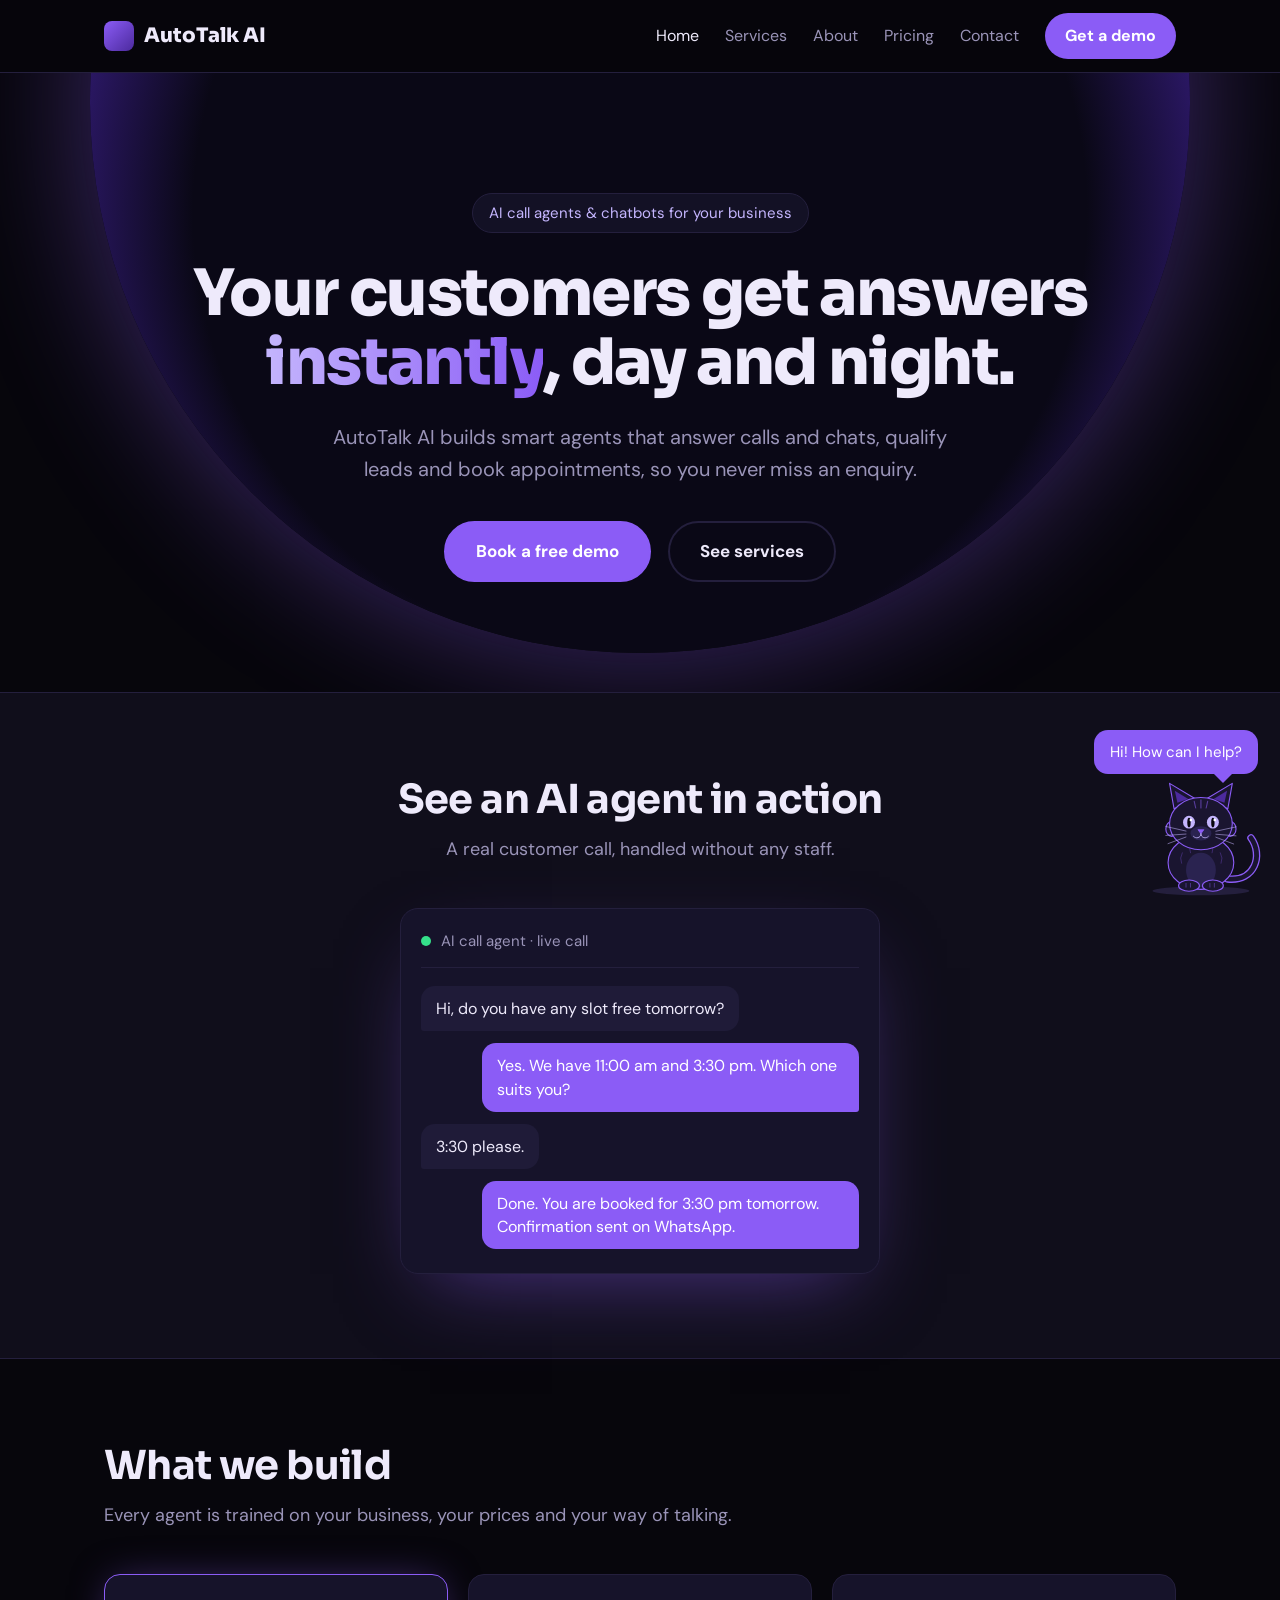
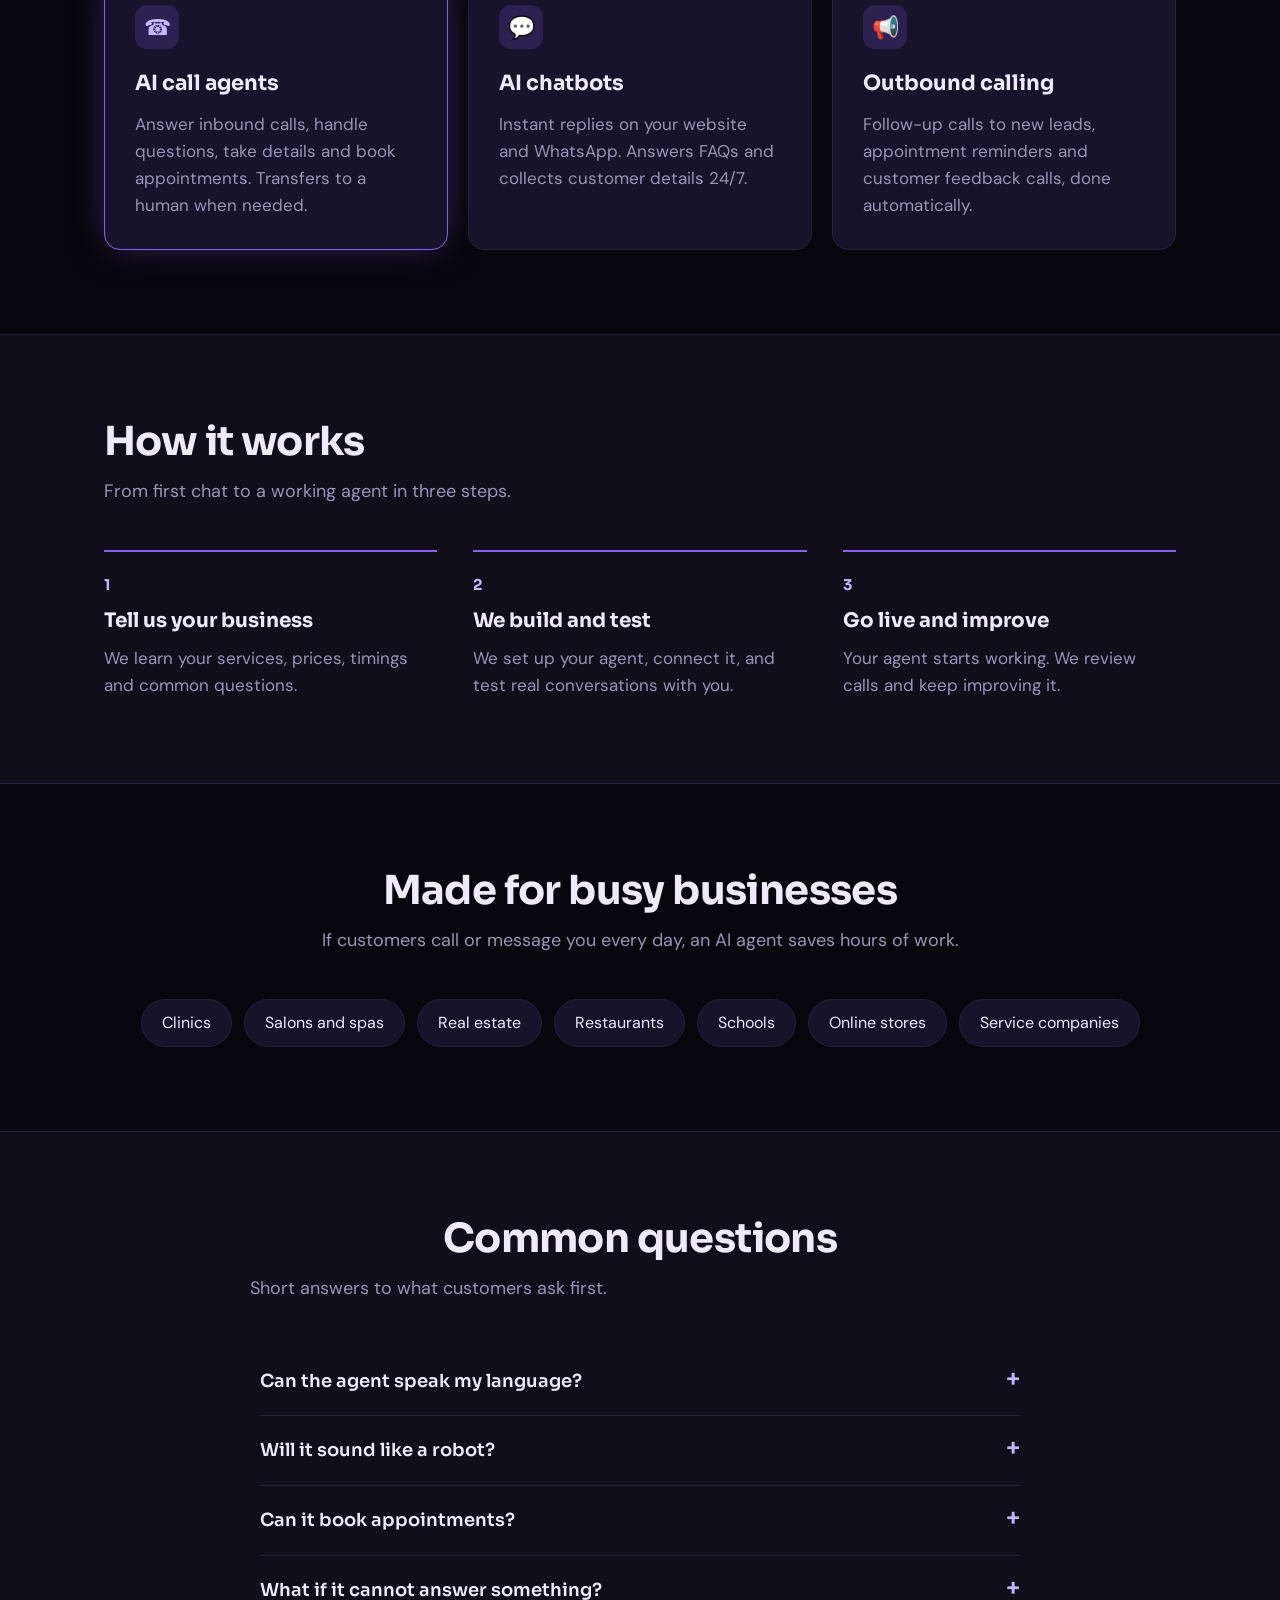
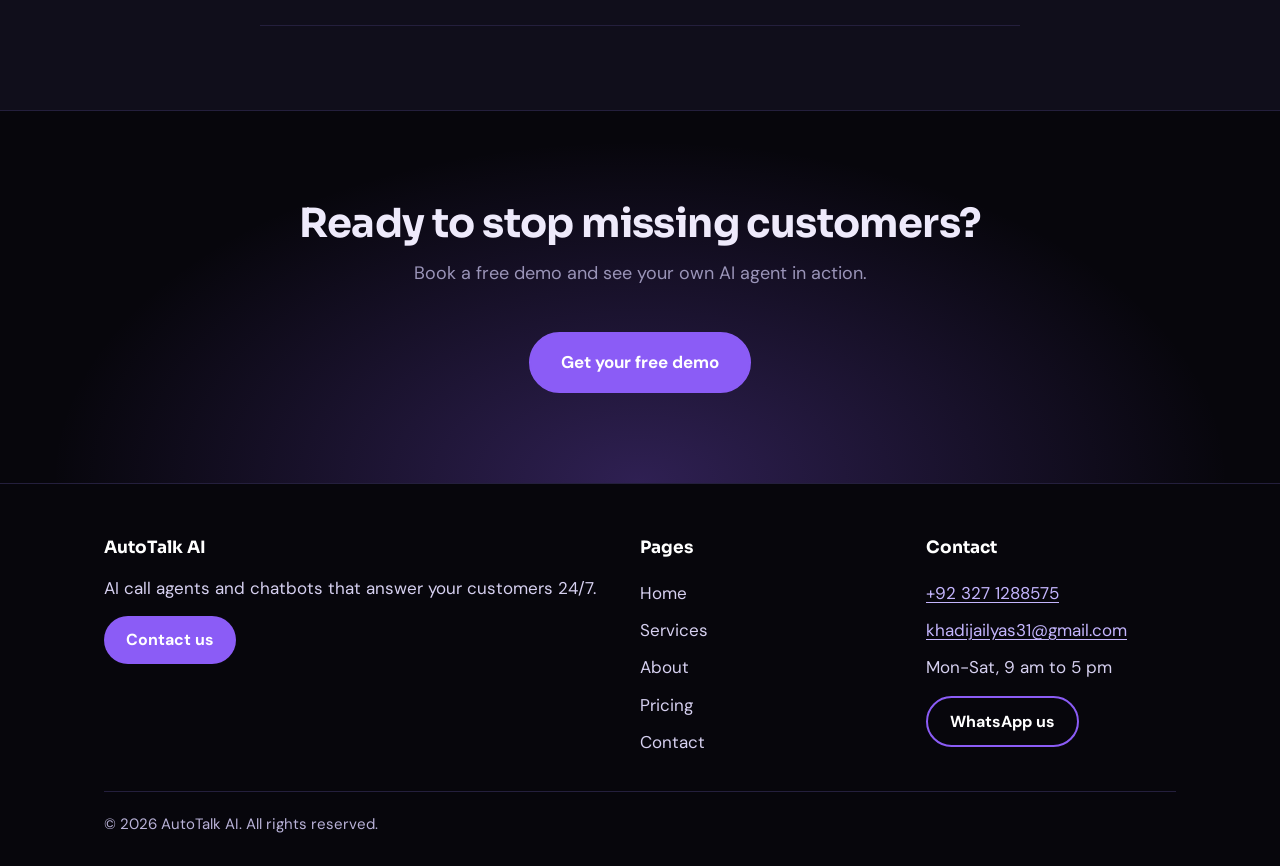
<file: index.html>
<!DOCTYPE html>
<html lang="en">
<head>
<meta charset="UTF-8">
<meta name="viewport" content="width=device-width, initial-scale=1">
<title>AI Chatbots and Call Agents | AutoTalk AI</title>
<meta name="description" content="AutoTalk AI builds AI call agents and chatbots that answer customers, qualify leads and book appointments 24/7.">
<link rel="preconnect" href="https://fonts.googleapis.com">
<link rel="preconnect" href="https://fonts.gstatic.com" crossorigin>
<link href="https://fonts.googleapis.com/css2?family=DM+Sans:wght@400;500;700&family=Sora:wght@600;700;800&display=swap" rel="stylesheet">
<link rel="stylesheet" href="style.css">
</head>
<body>
<div id="site-header"></div>
<main>
<div class="hero">
  <div class="wrap">
    <span class="badge">AI call agents &amp; chatbots for your business</span>
    <h1>Your customers get answers <em>instantly</em>, day and night.</h1>
    <p class="sub">AutoTalk AI builds smart agents that answer calls and chats, qualify leads and book appointments, so you never miss an enquiry.</p>
    <a class="btn" href="contact.html">Book a free demo</a>
    <a class="btn ghost" href="services.html">See services</a>
  </div>
</div>

<section class="alt">
  <div class="wrap center">
    <h2>See an AI agent in action</h2>
    <p class="lead">A real customer call, handled without any staff.</p>
    <div class="callbox">
      <div class="top"><span class="dot"></span> AI call agent &middot; live call</div>
      <div class="msgs">
        <div class="m c">Hi, do you have any slot free tomorrow?</div>
        <div class="m a">Yes. We have 11:00 am and 3:30 pm. Which one suits you?</div>
        <div class="m c">3:30 please.</div>
        <div class="m a">Done. You are booked for 3:30 pm tomorrow. Confirmation sent on WhatsApp.</div>
      </div>
    </div>
  </div>
</section>

<section>
  <div class="wrap">
    <h2>What we build</h2>
    <p class="lead">Every agent is trained on your business, your prices and your way of talking.</p>
    <div class="grid3">
      <div class="card hl"><div class="ico">&#9742;</div><h3>AI call agents</h3><p>Answer inbound calls, handle questions, take details and book appointments. Transfers to a human when needed.</p></div>
      <div class="card"><div class="ico">&#128172;</div><h3>AI chatbots</h3><p>Instant replies on your website and WhatsApp. Answers FAQs and collects customer details 24/7.</p></div>
      <div class="card"><div class="ico">&#128226;</div><h3>Outbound calling</h3><p>Follow-up calls to new leads, appointment reminders and customer feedback calls, done automatically.</p></div>
    </div>
  </div>
</section>

<section class="alt">
  <div class="wrap">
    <h2>How it works</h2>
    <p class="lead">From first chat to a working agent in three steps.</p>
    <div class="steps">
      <div class="step"><h3>Tell us your business</h3><p>We learn your services, prices, timings and common questions.</p></div>
      <div class="step"><h3>We build and test</h3><p>We set up your agent, connect it, and test real conversations with you.</p></div>
      <div class="step"><h3>Go live and improve</h3><p>Your agent starts working. We review calls and keep improving it.</p></div>
    </div>
  </div>
</section>

<section>
  <div class="wrap center">
    <h2>Made for busy businesses</h2>
    <p class="lead">If customers call or message you every day, an AI agent saves hours of work.</p>
    <div class="use"><span>Clinics</span><span>Salons and spas</span><span>Real estate</span><span>Restaurants</span><span>Schools</span><span>Online stores</span><span>Service companies</span></div>
  </div>
</section>

<section class="alt" id="faq">
  <div class="wrap">
    <h2 class="center">Common questions</h2>
    <p class="lead center">Short answers to what customers ask first.</p>
    <div class="faq">
      <details><summary>Can the agent speak my language?</summary><p>Yes. We can set it up in English or in other languages you need.</p></details>
      <details><summary>Will it sound like a robot?</summary><p>No. We use natural voices and train the agent on your business so conversations feel smooth.</p></details>
      <details><summary>Can it book appointments?</summary><p>Yes. It checks your available times, books the slot and sends a confirmation.</p></details>
      <details><summary>What if it cannot answer something?</summary><p>It passes the call or chat to you or your team and saves the customer's details.</p></details>
    </div>
  </div>
</section>

<div class="cta-band">
  <div class="wrap">
    <h2>Ready to stop missing customers?</h2>
    <p class="lead" style="margin-left:auto;margin-right:auto">Book a free demo and see your own AI agent in action.</p>
    <a class="btn" href="contact.html">Get your free demo</a>
  </div>
</div>
</main>
<div id="site-footer"></div>
<script src="script.js"></script>
</body>
</html>
</file>
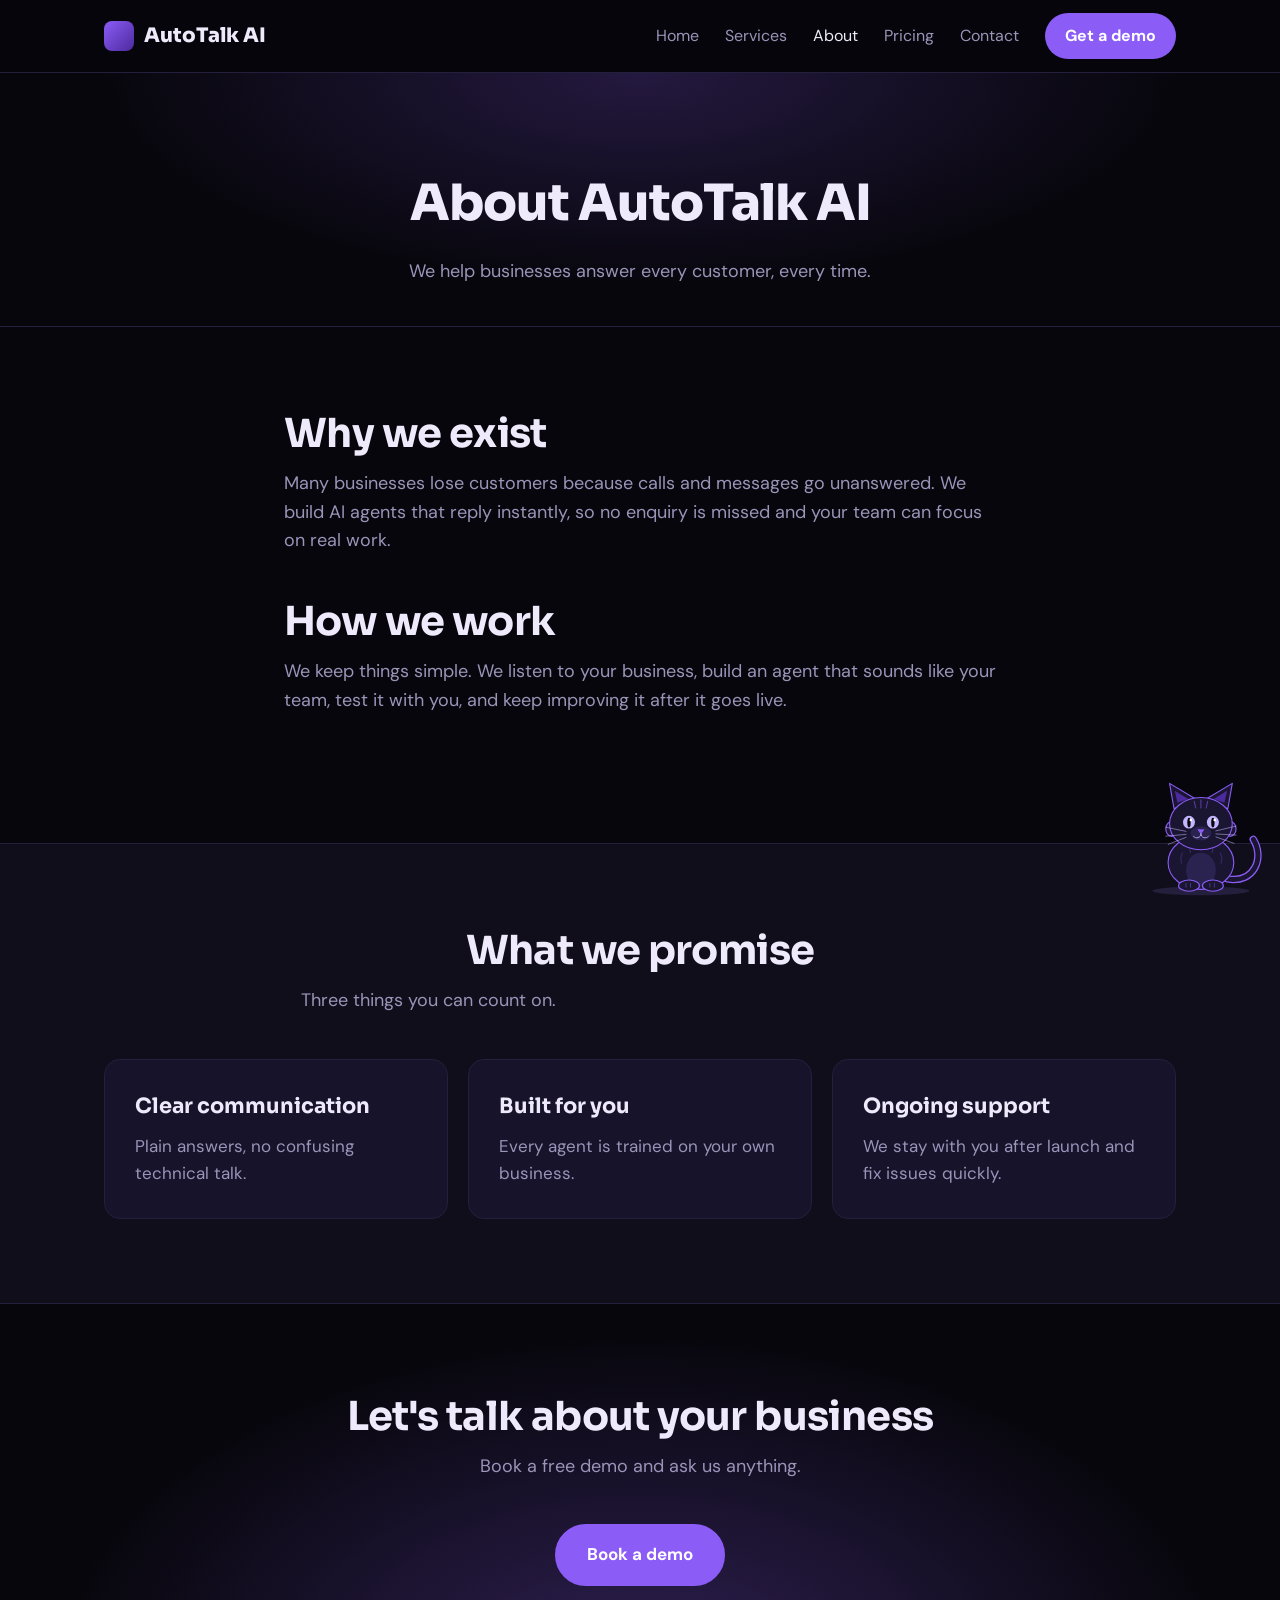
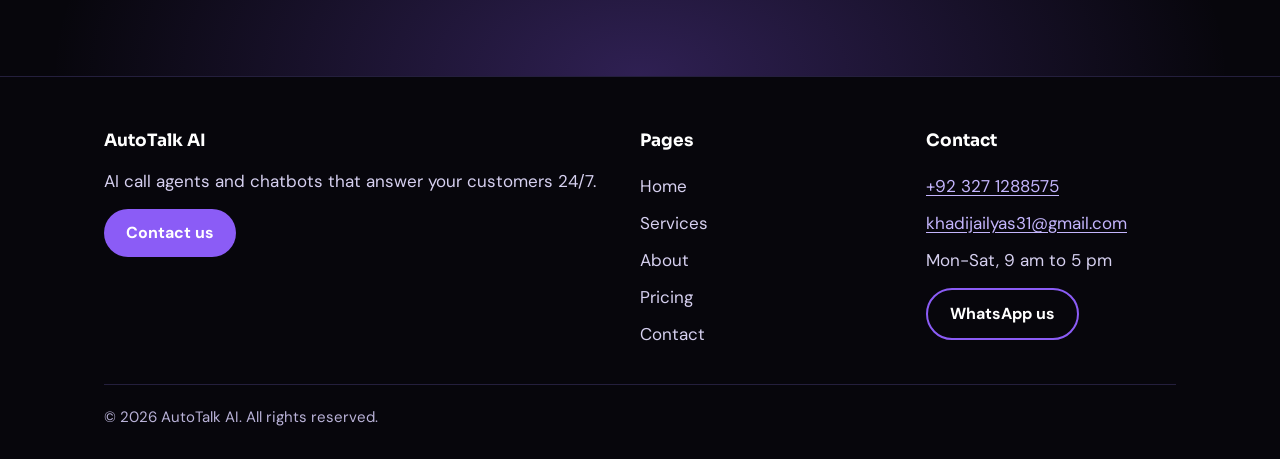
<file: about.html>
<!DOCTYPE html>
<html lang="en">
<head>
<meta charset="UTF-8">
<meta name="viewport" content="width=device-width, initial-scale=1">
<title>About | AutoTalk AI</title>
<meta name="description" content="AutoTalk AI builds AI call agents and chatbots that answer customers, qualify leads and book appointments 24/7.">
<link rel="preconnect" href="https://fonts.googleapis.com">
<link rel="preconnect" href="https://fonts.gstatic.com" crossorigin>
<link href="https://fonts.googleapis.com/css2?family=DM+Sans:wght@400;500;700&family=Sora:wght@600;700;800&display=swap" rel="stylesheet">
<link rel="stylesheet" href="style.css">
</head>
<body>
<div id="site-header"></div>
<main>
<div class="page-head"><div class="wrap"><h1>About AutoTalk AI</h1><p>We help businesses answer every customer, every time.</p></div></div>

<section>
  <div class="wrap" style="max-width:760px">
    <h2>Why we exist</h2>
    <p class="lead" style="max-width:none">Many businesses lose customers because calls and messages go unanswered. We build AI agents that reply instantly, so no enquiry is missed and your team can focus on real work.</p>
    <h2>How we work</h2>
    <p class="lead" style="max-width:none">We keep things simple. We listen to your business, build an agent that sounds like your team, test it with you, and keep improving it after it goes live.</p>
  </div>
</section>

<section class="alt">
  <div class="wrap">
    <h2 class="center">What we promise</h2>
    <p class="lead center">Three things you can count on.</p>
    <div class="grid3">
      <div class="card"><h3>Clear communication</h3><p>Plain answers, no confusing technical talk.</p></div>
      <div class="card"><h3>Built for you</h3><p>Every agent is trained on your own business.</p></div>
      <div class="card"><h3>Ongoing support</h3><p>We stay with you after launch and fix issues quickly.</p></div>
    </div>
  </div>
</section>

<div class="cta-band"><div class="wrap"><h2>Let's talk about your business</h2><p class="lead" style="margin-left:auto;margin-right:auto">Book a free demo and ask us anything.</p><a class="btn" href="contact.html">Book a demo</a></div></div>
</main>
<div id="site-footer"></div>
<script src="script.js"></script>
</body>
</html>
</file>
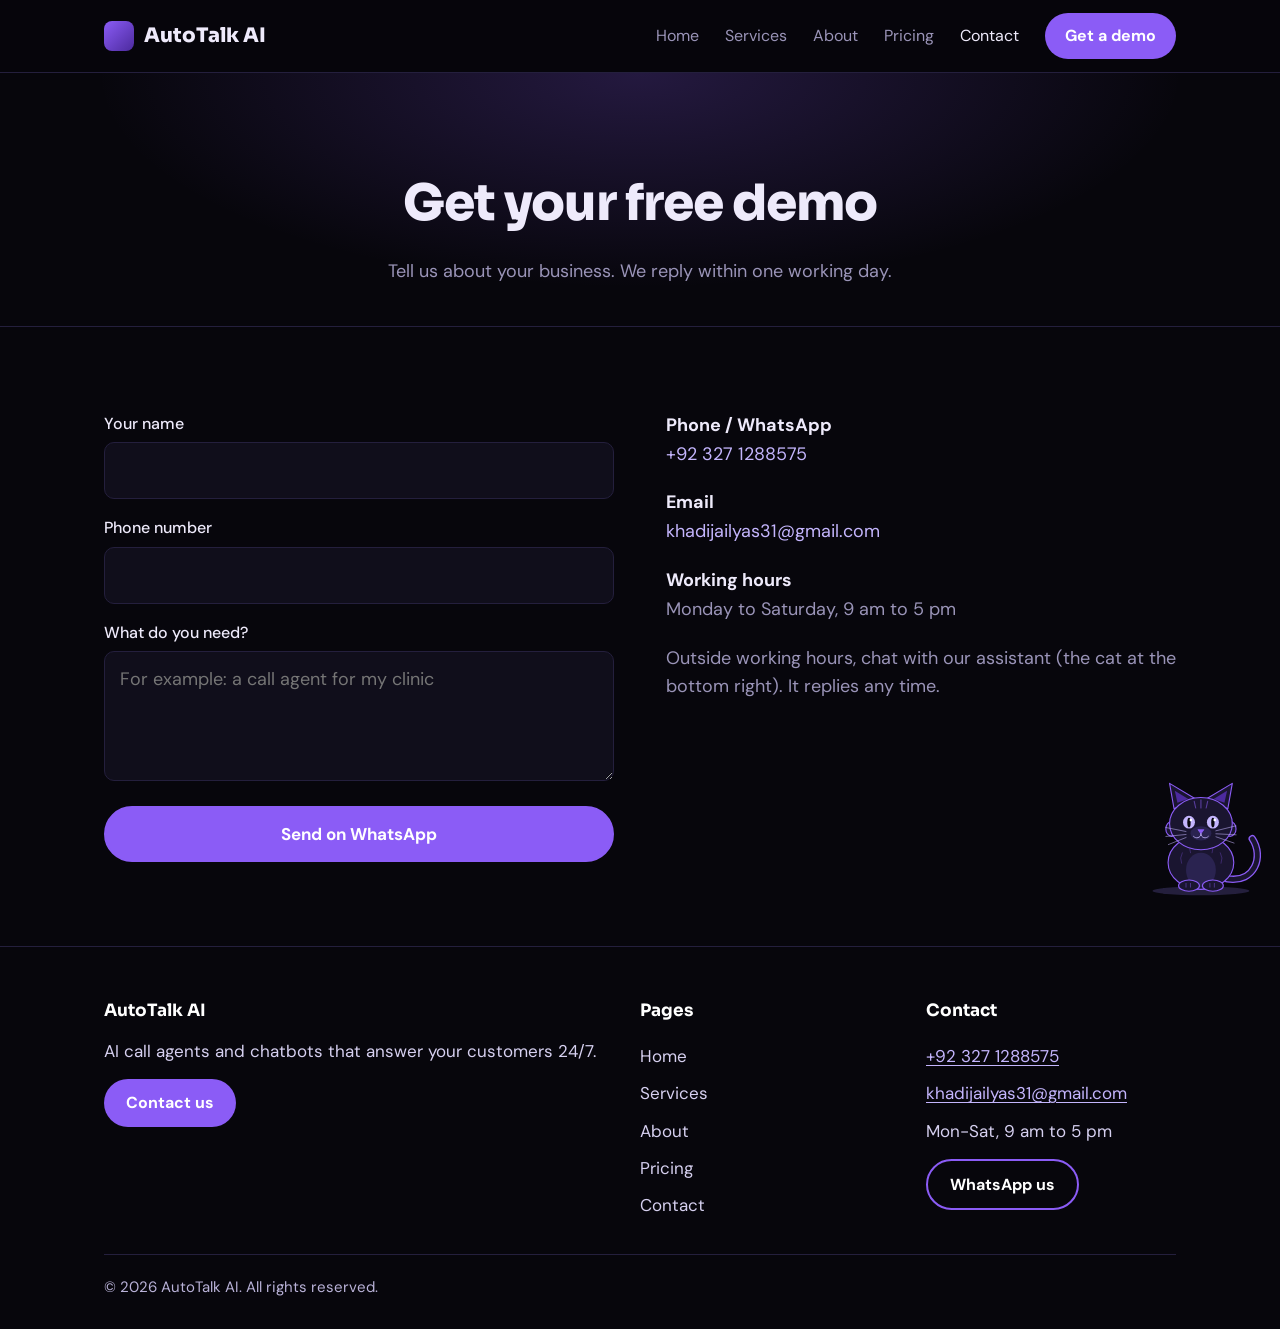
<file: contact.html>
<!DOCTYPE html>
<html lang="en">
<head>
<meta charset="UTF-8">
<meta name="viewport" content="width=device-width, initial-scale=1">
<title>Contact | AutoTalk AI</title>
<meta name="description" content="AutoTalk AI builds AI call agents and chatbots that answer customers, qualify leads and book appointments 24/7.">
<link rel="preconnect" href="https://fonts.googleapis.com">
<link rel="preconnect" href="https://fonts.gstatic.com" crossorigin>
<link href="https://fonts.googleapis.com/css2?family=DM+Sans:wght@400;500;700&family=Sora:wght@600;700;800&display=swap" rel="stylesheet">
<link rel="stylesheet" href="style.css">
</head>
<body>
<div id="site-header"></div>
<main>
<div class="page-head"><div class="wrap"><h1>Get your free demo</h1><p>Tell us about your business. We reply within one working day.</p></div></div>

<section>
  <div class="wrap">
    <div class="contact-grid">
      <form id="quote-form">
        <div><label for="name">Your name</label><input id="name" required></div>
        <div><label for="phone">Phone number</label><input id="phone" type="tel" required></div>
        <div><label for="msg">What do you need?</label><textarea id="msg" placeholder="For example: a call agent for my clinic" required></textarea></div>
        <button class="btn" type="submit">Send on WhatsApp</button>
      </form>
      <div class="details">
        <p><strong>Phone / WhatsApp</strong><a href="tel:+923271288575">+92 327 1288575</a></p>
        <p><strong>Email</strong><a href="mailto:khadijailyas31@gmail.com">khadijailyas31@gmail.com</a></p>
        <p><strong>Working hours</strong>Monday to Saturday, 9 am to 5 pm</p>
        <p>Outside working hours, chat with our assistant (the cat at the bottom right). It replies any time.</p>
      </div>
    </div>
  </div>
</section>
</main>
<div id="site-footer"></div>
<script src="script.js"></script>
</body>
</html>
</file>
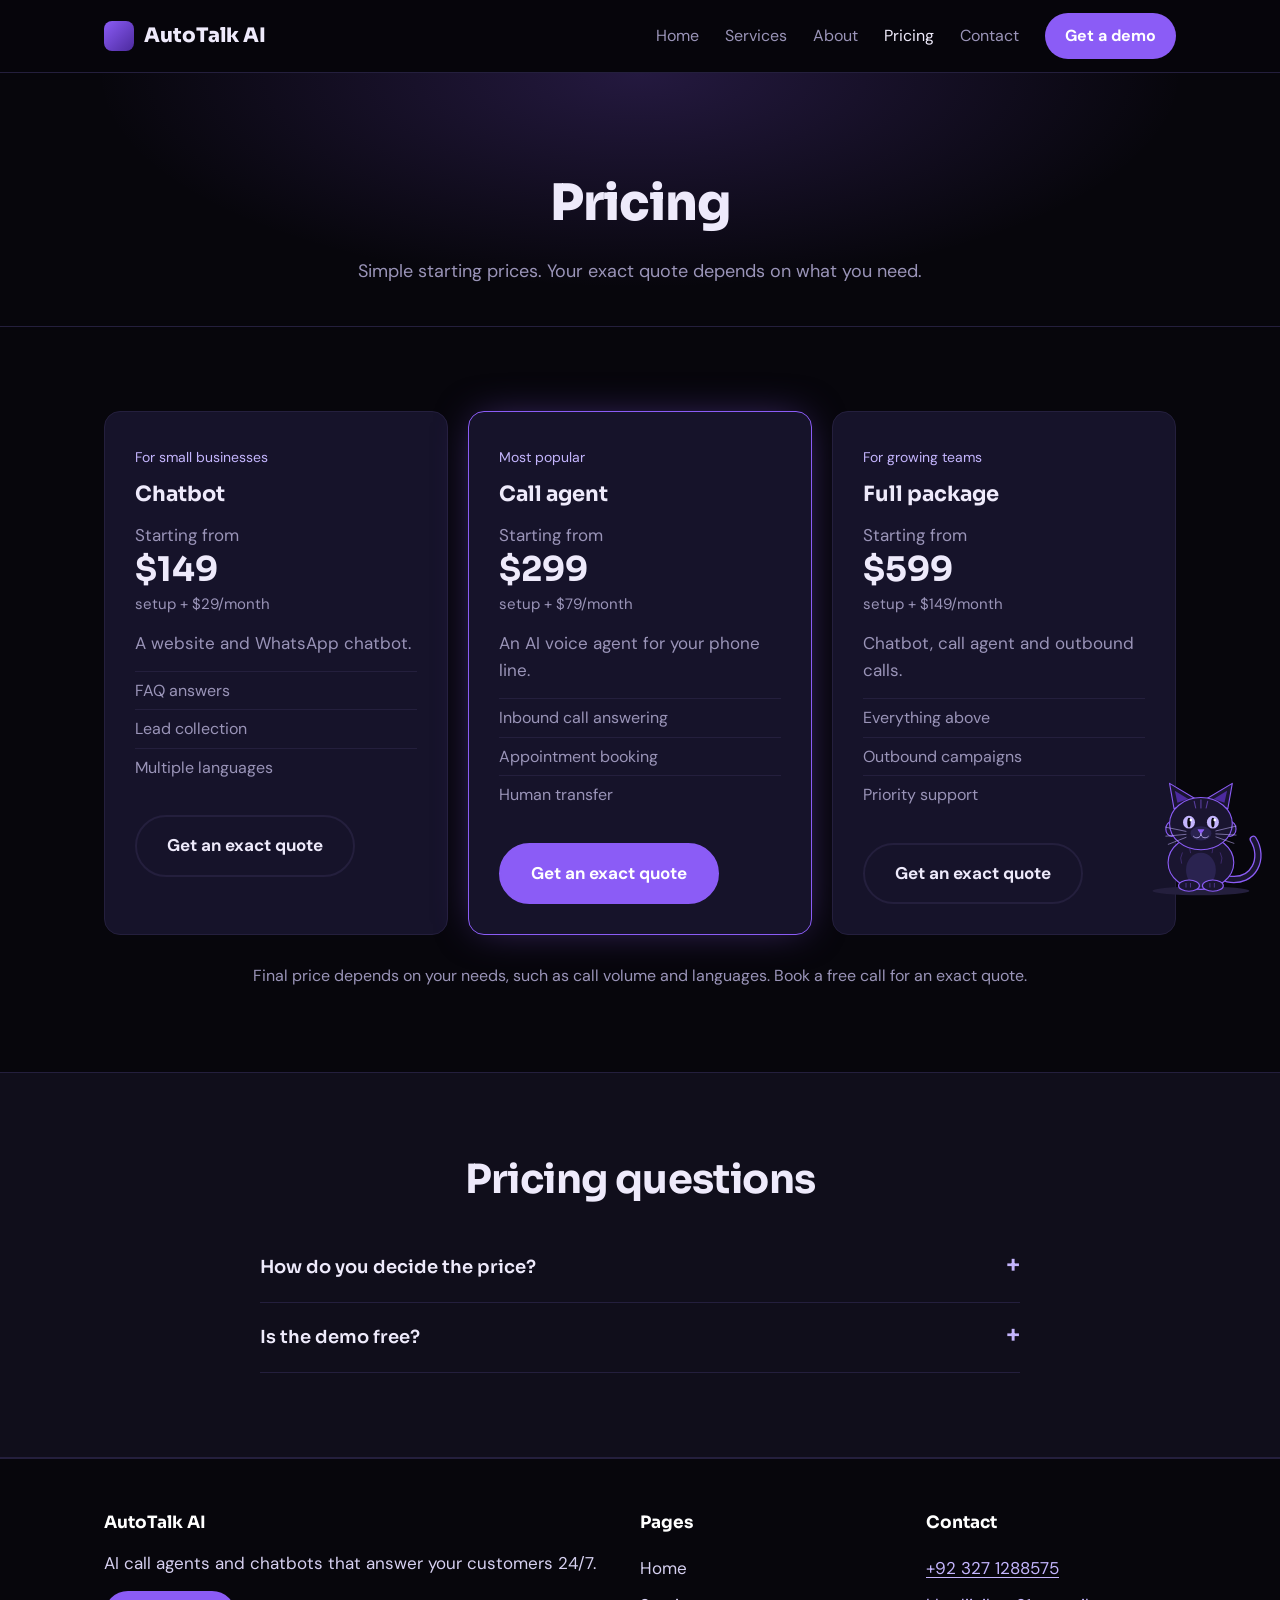
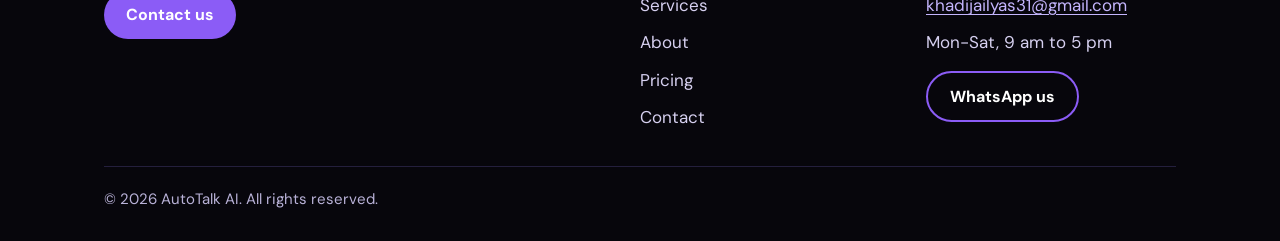
<file: pricing.html>
<!DOCTYPE html>
<html lang="en">
<head>
<meta charset="UTF-8">
<meta name="viewport" content="width=device-width, initial-scale=1">
<title>Pricing | AutoTalk AI</title>
<meta name="description" content="AutoTalk AI builds AI call agents and chatbots that answer customers, qualify leads and book appointments 24/7.">
<link rel="preconnect" href="https://fonts.googleapis.com">
<link rel="preconnect" href="https://fonts.gstatic.com" crossorigin>
<link href="https://fonts.googleapis.com/css2?family=DM+Sans:wght@400;500;700&family=Sora:wght@600;700;800&display=swap" rel="stylesheet">
<link rel="stylesheet" href="style.css">
</head>
<body>
<div id="site-header"></div>
<main>
<div class="page-head"><div class="wrap"><h1>Pricing</h1><p>Simple starting prices. Your exact quote depends on what you need.</p></div></div>

<section>
  <div class="wrap">
    <div class="grid3">
      <div class="card"><span class="tag">For small businesses</span><h3>Chatbot</h3><p class="from">Starting from <b>$149</b><span> setup + $29/month</span></p><p>A website and WhatsApp chatbot.</p>
        <ul><li>FAQ answers</li><li>Lead collection</li><li>Multiple languages</li></ul><br><a class="btn ghost" style="margin:0" href="contact.html">Get an exact quote</a></div>
      <div class="card hl"><span class="tag">Most popular</span><h3>Call agent</h3><p class="from">Starting from <b>$299</b><span> setup + $79/month</span></p><p>An AI voice agent for your phone line.</p>
        <ul><li>Inbound call answering</li><li>Appointment booking</li><li>Human transfer</li></ul><br><a class="btn" href="contact.html">Get an exact quote</a></div>
      <div class="card"><span class="tag">For growing teams</span><h3>Full package</h3><p class="from">Starting from <b>$599</b><span> setup + $149/month</span></p><p>Chatbot, call agent and outbound calls.</p>
        <ul><li>Everything above</li><li>Outbound campaigns</li><li>Priority support</li></ul><br><a class="btn ghost" style="margin:0" href="contact.html">Get an exact quote</a></div>
    </div>
    <p class="pnote">Final price depends on your needs, such as call volume and languages. Book a free call for an exact quote.</p>
  </div>
</section>

<section class="alt">
  <div class="wrap">
    <h2 class="center">Pricing questions</h2>
    <div class="faq" style="margin-top:30px">
      <details><summary>How do you decide the price?</summary><p>It depends on the number of calls and chats, the languages and the tools we connect. We will send a clear quote after a short chat.</p></details>
      <details><summary>Is the demo free?</summary><p>Yes. Book a free demo and see how an agent works for your business.</p></details>
    </div>
  </div>
</section>
</main>
<div id="site-footer"></div>
<script src="script.js"></script>
</body>
</html>
</file>
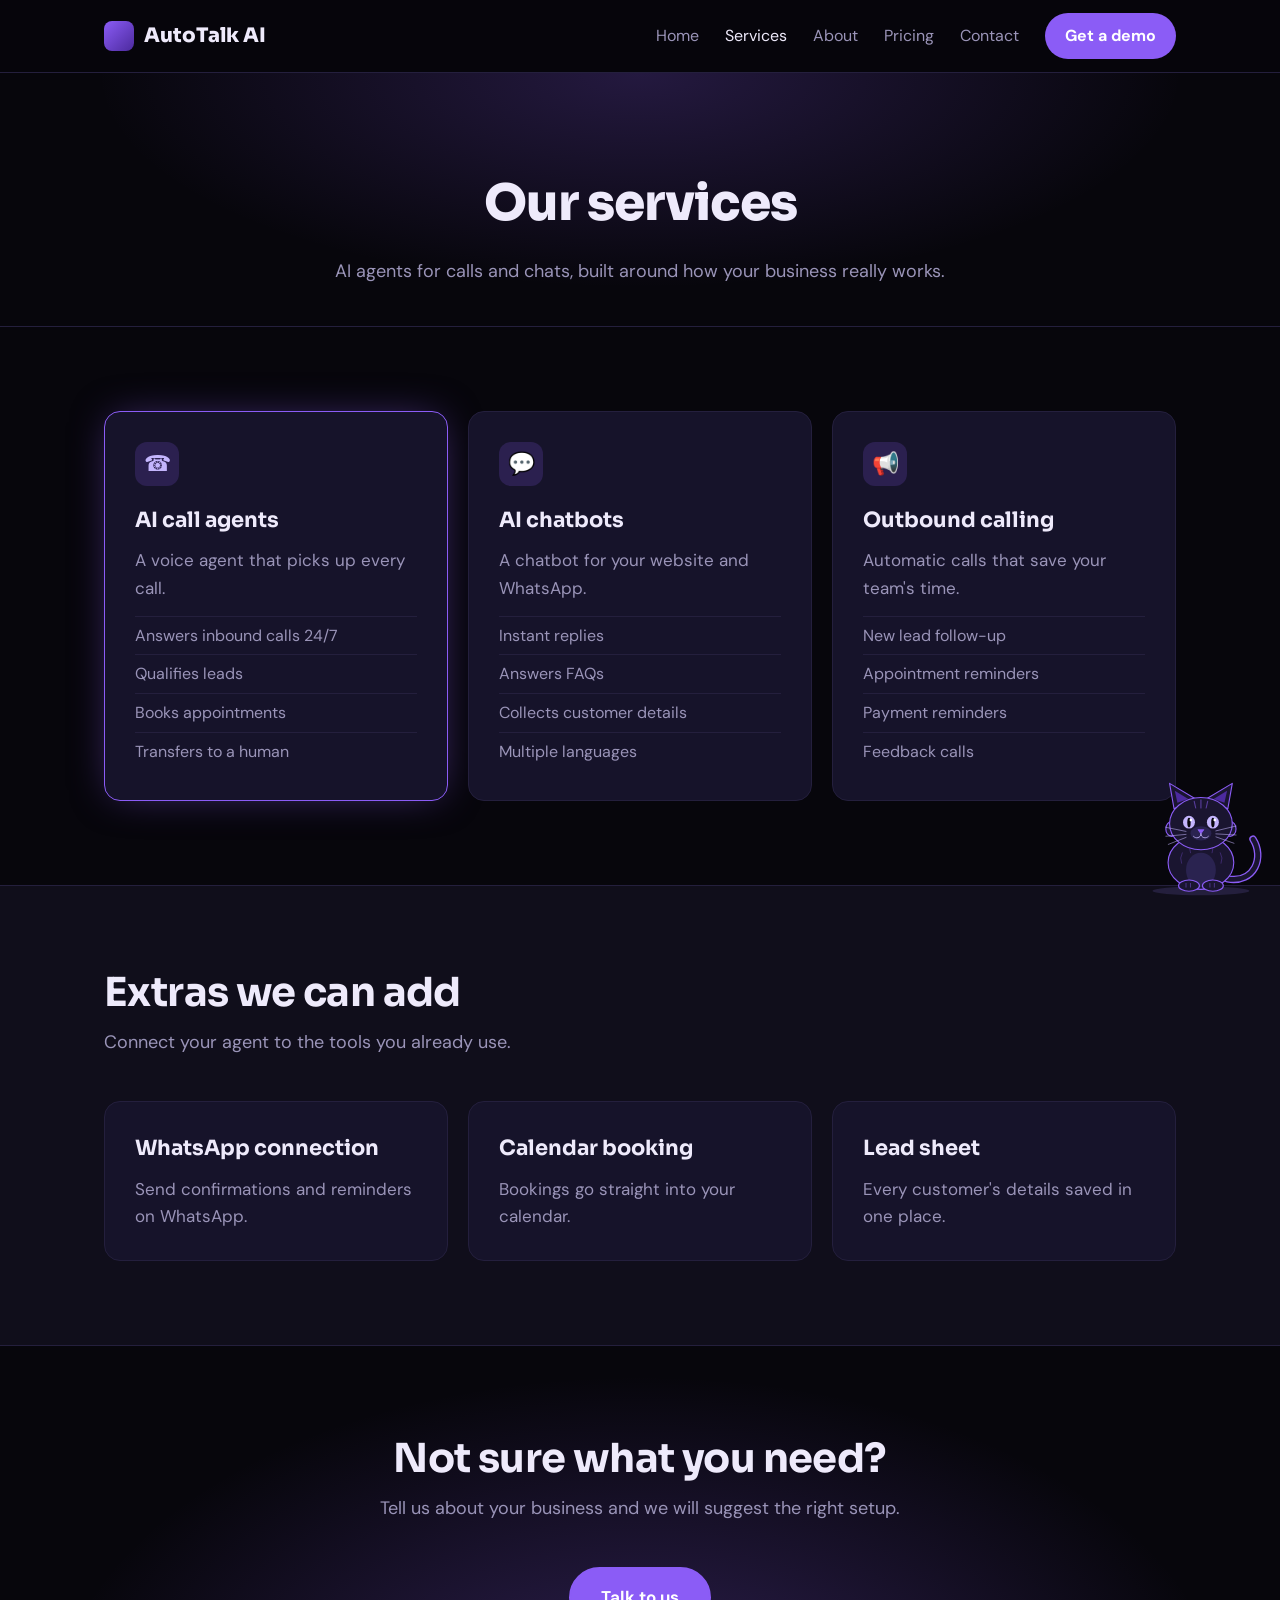
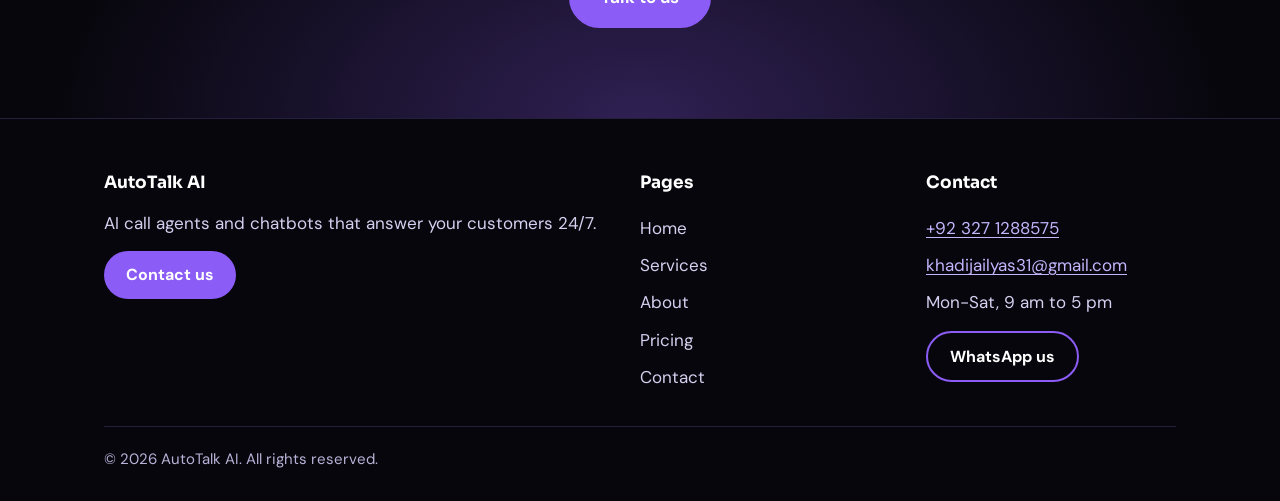
<file: services.html>
<!DOCTYPE html>
<html lang="en">
<head>
<meta charset="UTF-8">
<meta name="viewport" content="width=device-width, initial-scale=1">
<title>Services | AutoTalk AI</title>
<meta name="description" content="AutoTalk AI builds AI call agents and chatbots that answer customers, qualify leads and book appointments 24/7.">
<link rel="preconnect" href="https://fonts.googleapis.com">
<link rel="preconnect" href="https://fonts.gstatic.com" crossorigin>
<link href="https://fonts.googleapis.com/css2?family=DM+Sans:wght@400;500;700&family=Sora:wght@600;700;800&display=swap" rel="stylesheet">
<link rel="stylesheet" href="style.css">
</head>
<body>
<div id="site-header"></div>
<main>
<div class="page-head"><div class="wrap"><h1>Our services</h1><p>AI agents for calls and chats, built around how your business really works.</p></div></div>

<section>
  <div class="wrap">
    <div class="grid3">
      <div class="card hl"><div class="ico">&#9742;</div><h3>AI call agents</h3><p>A voice agent that picks up every call.</p>
        <ul><li>Answers inbound calls 24/7</li><li>Qualifies leads</li><li>Books appointments</li><li>Transfers to a human</li></ul></div>
      <div class="card"><div class="ico">&#128172;</div><h3>AI chatbots</h3><p>A chatbot for your website and WhatsApp.</p>
        <ul><li>Instant replies</li><li>Answers FAQs</li><li>Collects customer details</li><li>Multiple languages</li></ul></div>
      <div class="card"><div class="ico">&#128226;</div><h3>Outbound calling</h3><p>Automatic calls that save your team's time.</p>
        <ul><li>New lead follow-up</li><li>Appointment reminders</li><li>Payment reminders</li><li>Feedback calls</li></ul></div>
    </div>
  </div>
</section>

<section class="alt">
  <div class="wrap">
    <h2>Extras we can add</h2>
    <p class="lead">Connect your agent to the tools you already use.</p>
    <div class="grid3">
      <div class="card"><h3>WhatsApp connection</h3><p>Send confirmations and reminders on WhatsApp.</p></div>
      <div class="card"><h3>Calendar booking</h3><p>Bookings go straight into your calendar.</p></div>
      <div class="card"><h3>Lead sheet</h3><p>Every customer's details saved in one place.</p></div>
    </div>
  </div>
</section>

<div class="cta-band"><div class="wrap"><h2>Not sure what you need?</h2><p class="lead" style="margin-left:auto;margin-right:auto">Tell us about your business and we will suggest the right setup.</p><a class="btn" href="contact.html">Talk to us</a></div></div>
</main>
<div id="site-footer"></div>
<script src="script.js"></script>
</body>
</html>
</file>
<file: style.css>
:root{
  --bg:#07060C;
  --panel:#100E1B;
  --panel2:#16132A;
  --line:#241F3D;
  --purple:#8B5CF6;
  --purple-deep:#4C2A9E;
  --lilac:#C4B5FD;
  --text:#EEEAFB;
  --muted:#9A94B8;
  --head:'Sora',Arial,sans-serif;
  --body:'DM Sans',Arial,sans-serif;
}
*{box-sizing:border-box;margin:0;padding:0}
html{scroll-behavior:smooth}
body{font-family:var(--body);font-size:18px;line-height:1.6;color:var(--text);background:var(--bg);overflow-x:hidden}
a{color:inherit}
img{max-width:100%}
:focus-visible{outline:3px solid var(--lilac);outline-offset:3px}
.wrap{max-width:1120px;margin:0 auto;padding:0 24px}

/* Header */
header{position:sticky;top:0;z-index:50;background:rgba(7,6,12,.88);backdrop-filter:blur(10px);border-bottom:1px solid var(--line)}
header .wrap{display:flex;align-items:center;justify-content:space-between;height:72px}
.logo{font-family:var(--head);font-weight:800;font-size:20px;text-decoration:none;display:flex;align-items:center;gap:10px}
.logo i{width:30px;height:30px;border-radius:8px;background:linear-gradient(135deg,var(--purple),var(--purple-deep));display:inline-block}
nav{display:flex;align-items:center;gap:26px}
nav a{text-decoration:none;font-size:16px;color:var(--muted)}
nav a:hover,nav a.on{color:var(--text)}
nav a.cta{color:#fff;background:var(--purple);padding:10px 20px;border-radius:999px;font-weight:700}
nav a.cta:hover{background:#9d74f8}
.burger{display:none;background:none;border:1px solid var(--line);color:var(--text);font-size:22px;width:44px;height:44px;border-radius:8px;cursor:pointer}

/* Buttons */
.btn{display:inline-block;padding:15px 30px;border-radius:999px;background:var(--purple);color:#fff;font-weight:700;text-decoration:none;border:2px solid var(--purple);font-size:17px;cursor:pointer;font-family:var(--body)}
.btn:hover{background:#9d74f8;border-color:#9d74f8}
.btn.ghost{background:transparent;color:var(--text);border-color:var(--line);margin-left:12px}
.btn.ghost:hover{border-color:var(--purple);color:var(--lilac)}

/* Hero with glowing arc */
.hero{position:relative;text-align:center;padding:120px 0 110px;overflow:hidden}
.hero::before{content:"";position:absolute;left:50%;top:-520px;width:1100px;height:1100px;transform:translateX(-50%);border-radius:50%;
  background:radial-gradient(circle at 50% 60%,#0A0816 52%,#2a1763 66%,#5b34c4 71%,rgba(139,92,246,0) 74%);
  box-shadow:0 0 120px 10px rgba(139,92,246,.35);z-index:0;pointer-events:none}
.hero .wrap{position:relative;z-index:1}
.badge{display:inline-block;padding:7px 16px;border:1px solid var(--line);background:rgba(22,19,42,.8);border-radius:999px;font-size:15px;color:var(--lilac);margin-bottom:26px}
.hero h1{font-family:var(--head);font-weight:800;font-size:clamp(36px,6vw,64px);line-height:1.08;letter-spacing:-0.025em;max-width:15em;margin:0 auto}
.hero h1 em{font-style:normal;background:linear-gradient(90deg,var(--lilac),var(--purple));-webkit-background-clip:text;background-clip:text;color:transparent}
.hero p.sub{color:var(--muted);font-size:20px;margin:24px auto 36px;max-width:32em}

.page-head{padding:90px 0 40px;text-align:center;border-bottom:1px solid var(--line);background:radial-gradient(ellipse at 50% 0,rgba(139,92,246,.22),transparent 60%)}
.page-head h1{font-family:var(--head);font-weight:800;font-size:clamp(32px,5vw,50px);letter-spacing:-0.02em}
.page-head p{color:var(--muted);max-width:34em;margin:14px auto 0}

/* Sections */
section{padding:84px 0}
.alt{background:var(--panel);border-top:1px solid var(--line);border-bottom:1px solid var(--line)}
h2{font-family:var(--head);font-weight:700;font-size:clamp(28px,4vw,40px);line-height:1.15;letter-spacing:-0.015em;margin-bottom:12px}
.lead{color:var(--muted);max-width:36em;margin-bottom:44px}
.center{text-align:center}.center .lead{margin-left:auto;margin-right:auto}

.grid3{display:grid;grid-template-columns:repeat(auto-fit,minmax(280px,1fr));gap:20px}
.card{background:var(--panel2);border:1px solid var(--line);border-radius:16px;padding:30px}
.card h3{font-family:var(--head);font-size:21px;margin-bottom:10px}
.card p{color:var(--muted);font-size:17px}
.card .ico{width:44px;height:44px;border-radius:12px;background:rgba(139,92,246,.18);color:var(--lilac);display:flex;align-items:center;justify-content:center;font-size:22px;margin-bottom:18px}
.card.hl{border-color:var(--purple);box-shadow:0 0 40px -10px rgba(139,92,246,.5)}
.card ul{list-style:none;margin-top:14px;color:var(--muted);font-size:16px}
.card li{padding:6px 0;border-top:1px solid var(--line)}
.tag{display:inline-block;font-size:14px;color:var(--lilac);margin-bottom:10px}

.steps{display:grid;grid-template-columns:repeat(auto-fit,minmax(240px,1fr));gap:36px;counter-reset:s}
.step{border-top:2px solid var(--purple);padding-top:18px}
.step::before{counter-increment:s;content:counter(s);font-family:var(--head);font-weight:700;color:var(--lilac);font-size:15px}
.step h3{font-family:var(--head);font-size:20px;margin:6px 0 8px}
.step p{color:var(--muted);font-size:17px}

.use{display:flex;flex-wrap:wrap;gap:12px;justify-content:center}
.use span{padding:10px 20px;border:1px solid var(--line);border-radius:999px;background:var(--panel2);font-size:16px}

.callbox{max-width:480px;margin:0 auto;background:var(--panel2);border:1px solid var(--line);border-radius:18px;padding:20px;box-shadow:0 30px 80px -30px rgba(139,92,246,.5)}
.callbox .top{display:flex;align-items:center;gap:10px;padding-bottom:14px;border-bottom:1px solid var(--line);font-size:15px;color:var(--muted)}
.dot{width:10px;height:10px;border-radius:50%;background:#35e08a;animation:pulse 1.8s infinite}
@keyframes pulse{0%,100%{box-shadow:0 0 0 0 rgba(53,224,138,.6)}50%{box-shadow:0 0 0 8px rgba(53,224,138,0)}}
.msgs{display:grid;gap:12px;padding:18px 0 4px;text-align:left}
.m{max-width:86%;padding:11px 15px;border-radius:14px;font-size:16px;line-height:1.45}
.m.c{background:#1f1b38;justify-self:start;border-bottom-left-radius:3px}
.m.a{background:var(--purple);color:#fff;justify-self:end;border-bottom-right-radius:3px}

details{border-bottom:1px solid var(--line);padding:20px 0}
summary{cursor:pointer;font-family:var(--head);font-weight:600;font-size:18px;list-style:none;display:flex;justify-content:space-between;gap:16px}
summary::after{content:"+";color:var(--lilac);font-size:24px;line-height:1}
details[open] summary::after{content:"\2212"}
details p{color:var(--muted);margin-top:12px;max-width:40em}
.faq{max-width:760px;margin:0 auto}

.cta-band{text-align:center;padding:90px 0;background:radial-gradient(ellipse at 50% 100%,rgba(139,92,246,.3),transparent 65%)}

/* Contact */
.contact-grid{display:grid;grid-template-columns:repeat(auto-fit,minmax(290px,1fr));gap:52px}
form{display:grid;gap:16px}
label{font-weight:500;display:block;margin-bottom:6px;font-size:16px}
input,textarea{width:100%;padding:13px 15px;font:inherit;border:1px solid var(--line);border-radius:10px;background:var(--panel);color:var(--text)}
input:focus,textarea:focus{border-color:var(--purple);outline:none}
textarea{min-height:130px;resize:vertical}
.details p{margin-bottom:20px;color:var(--muted)}
.details strong{color:var(--text);display:block}
.details a{color:var(--lilac);text-decoration:none}

footer{border-top:1px solid var(--line);padding:50px 0 30px;color:var(--muted);font-size:16px}
.fgrid{display:grid;grid-template-columns:2fr 1fr 1fr;gap:36px;margin-bottom:30px}
footer h4{color:var(--text);font-family:var(--head);font-size:16px;margin-bottom:12px}
footer a{display:block;text-decoration:none;padding:3px 0}
footer a:hover{color:var(--lilac)}
.copy{border-top:1px solid var(--line);padding-top:20px;font-size:15px}

/* Chat widget */
#chat-btn{position:fixed;right:20px;bottom:20px;z-index:100;width:62px;height:62px;border-radius:50%;border:none;background:linear-gradient(135deg,var(--purple),var(--purple-deep));color:#fff;font-size:28px;cursor:pointer;box-shadow:0 10px 30px rgba(139,92,246,.5)}
#chat-btn:hover{transform:scale(1.06)}
#chat{position:fixed;right:20px;bottom:96px;z-index:100;width:360px;max-width:calc(100vw - 32px);height:520px;max-height:calc(100vh - 120px);background:var(--panel);border:1px solid var(--line);border-radius:18px;display:none;flex-direction:column;overflow:hidden;box-shadow:0 30px 80px rgba(0,0,0,.6)}
#chat.open{display:flex}
.ch-head{padding:16px 18px;background:linear-gradient(135deg,var(--purple-deep),#2a1763);display:flex;align-items:center;justify-content:space-between}
.ch-head b{font-family:var(--head);font-size:16px;display:block}
.ch-head small{color:var(--lilac);font-size:13px}
.ch-head button{background:none;border:none;color:#fff;font-size:24px;cursor:pointer}
.ch-body{flex:1;overflow-y:auto;padding:16px;display:flex;flex-direction:column;gap:10px}
.cm{max-width:85%;padding:10px 14px;border-radius:14px;font-size:15.5px;line-height:1.45}
.cm.bot{background:var(--panel2);align-self:flex-start;border-bottom-left-radius:3px}
.cm.me{background:var(--purple);color:#fff;align-self:flex-end;border-bottom-right-radius:3px}
.cm a{color:var(--lilac)}
.quick{display:flex;flex-wrap:wrap;gap:8px;padding:0 16px 12px}
.quick button{background:transparent;border:1px solid var(--purple);color:var(--lilac);padding:7px 13px;border-radius:999px;font-size:14px;cursor:pointer;font-family:var(--body)}
.quick button:hover{background:var(--purple);color:#fff}
.ch-form{display:flex;gap:8px;padding:12px;border-top:1px solid var(--line)}
.ch-form input{flex:1;padding:11px 14px;border-radius:999px}
.ch-form button{background:var(--purple);border:none;color:#fff;width:44px;border-radius:50%;font-size:18px;cursor:pointer}

@media (max-width:860px){
  .burger{display:block}
  nav{position:absolute;top:72px;left:0;right:0;background:var(--bg);flex-direction:column;align-items:stretch;gap:0;padding:12px 24px 20px;border-bottom:1px solid var(--line);display:none}
  nav.open{display:flex}
  nav a{padding:12px 0;font-size:18px}
  nav a.cta{text-align:center;margin-top:8px}
  .fgrid{grid-template-columns:1fr}
}
@media (max-width:560px){
  body{font-size:17px}
  .hero{padding:80px 0 70px}
  .hero::before{width:700px;height:700px;top:-380px}
  section{padding:60px 0}
  .btn.ghost{margin:12px 0 0 0}
}
@media (prefers-reduced-motion:reduce){.dot{animation:none}html{scroll-behavior:auto}}

.from{color:var(--muted);font-size:16px;margin-bottom:12px !important}
.from b{display:block;font-family:var(--head);font-size:34px;color:var(--text);line-height:1.1;margin:2px 0}
.from span{font-size:15px}
.pnote{text-align:center;color:var(--muted);font-size:16px;margin-top:28px}

/* Hero arc animation */
.hero::before{animation:arcpulse 7s ease-in-out infinite}
@keyframes arcpulse{0%,100%{box-shadow:0 0 120px 10px rgba(139,92,246,.28);transform:translateX(-50%) translateY(0)}50%{box-shadow:0 0 180px 28px rgba(139,92,246,.5);transform:translateX(-50%) translateY(12px)}}

/* Footer */
footer{color:#D6D0F0;font-size:17px}
footer h4{font-size:17px;color:#fff;margin-bottom:14px}
footer p{color:#D6D0F0}
.flink{display:block;color:var(--lilac);text-decoration:underline;text-underline-offset:3px;padding:5px 0;word-break:break-all}
.flink:hover{color:#fff}
.flink2{display:block;color:#D6D0F0;padding:5px 0}
.flink2:hover{color:var(--lilac)}
.ftime{display:block;padding:5px 0 14px;color:#D6D0F0}
.fbtn{display:inline-block !important;margin-top:14px;padding:11px 22px !important;border-radius:999px;background:var(--purple);color:#fff !important;font-weight:700;font-size:16px}
.fbtn:hover{background:#9d74f8;color:#fff !important}
.fbtn.wa{margin-top:0;background:transparent;border:2px solid var(--purple)}
.fbtn.wa:hover{background:var(--purple)}
.copy{color:#B9B2D8}

/* Cat chat button */
#chat-btn{right:10px;bottom:6px;width:112px;height:116px;border-radius:0;background:none;box-shadow:none;padding:0;font-size:0;border:none}
#chat-btn:hover{transform:translateY(-3px)}
#chat-btn svg{width:100%;height:100%;display:block;overflow:visible}
.cat-body,.cat-head{transform-box:fill-box;transform-origin:50% 100%;transition:transform .9s ease}
.cat-eyes{transform-box:fill-box;transform-origin:50% 50%;transition:transform .6s ease}
.cat-z{opacity:0}
#chat-btn.sleep .cat-body{transform:scale(1.12,.62)}
#chat-btn.sleep .cat-head{transform:translateY(46px) rotate(4deg)}
#chat-btn.sleep .cat-eyes{transform:scaleY(.08)}
#chat-btn.sleep .cat-z{animation:zfloat 3s ease-in-out infinite}
#chat-btn.stretch .cat-body{animation:cstretch 1.1s ease}
#chat-btn.stretch .cat-head{animation:chead 1.1s ease}
@keyframes zfloat{0%{transform:translate(0,0);opacity:0}30%{opacity:1}100%{transform:translate(18px,-28px);opacity:0}}
@keyframes cstretch{0%{transform:scale(1.12,.62)}55%{transform:scale(.94,1.1)}100%{transform:scale(1,1)}}
@keyframes chead{0%{transform:translateY(46px) rotate(4deg)}55%{transform:translateY(-5px) rotate(-3deg)}100%{transform:translateY(0) rotate(0)}}
#cat-bubble{position:fixed;right:22px;bottom:126px;z-index:99;background:var(--purple);color:#fff;padding:10px 16px;border-radius:14px;font-size:15px;opacity:0;pointer-events:none;transition:opacity .4s}
#cat-bubble::after{content:"";position:absolute;right:26px;bottom:-9px;border:9px solid transparent;border-top-color:var(--purple);border-bottom:0}
#cat-bubble.show{opacity:1}
#chat{bottom:128px;max-height:calc(100vh - 150px)}
@media (max-width:560px){#chat-btn{width:96px;height:100px}#chat{bottom:112px}#cat-bubble{bottom:108px}}
@media (prefers-reduced-motion:reduce){.hero::before{animation:none}.cat-body,.cat-head,.cat-eyes{transition:none}}
</file>
